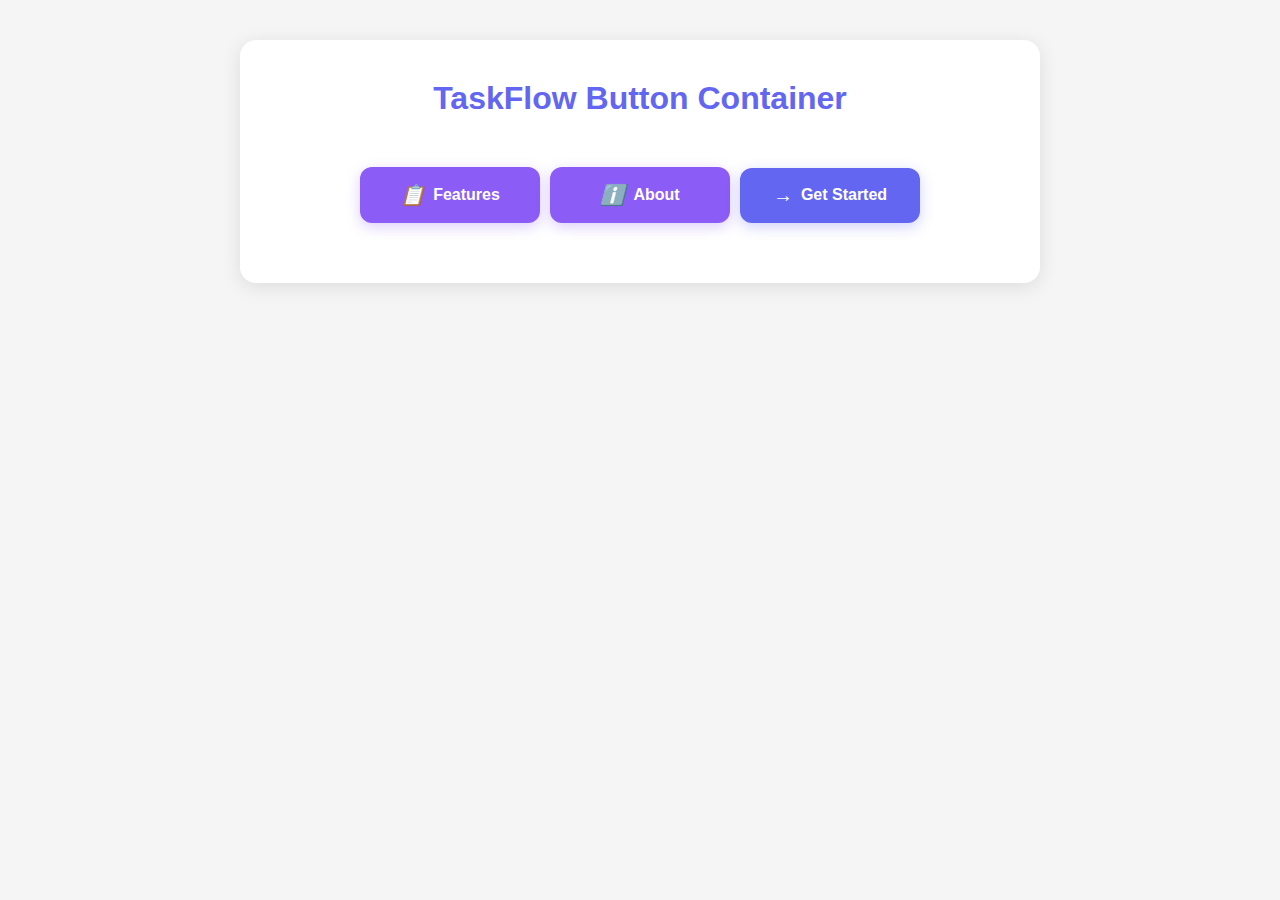
<file: button-container-example.html>
<!DOCTYPE html>
<html lang="en">
<head>
    <meta charset="UTF-8">
    <meta name="viewport" content="width=device-width, initial-scale=1.0">
    <title>TaskFlow - Button Container</title>
    <style>
        * {
            margin: 0;
            padding: 0;
            box-sizing: border-box;
        }

        body {
            font-family: -apple-system, BlinkMacSystemFont, 'Segoe UI', 'Roboto', sans-serif;
            background: #f5f5f5;
            padding: 40px 20px;
        }

        /* Button Container */
        .button-container {
            display: flex;
            justify-content: center;
            align-items: center;
            gap: 10px;
            max-width: 600px;
            margin: 0 auto;
            padding: 20px;
        }

        /* Button Base Styles */
        .btn {
            flex: 1;
            padding: 16px 24px;
            border: none;
            border-radius: 12px;
            font-size: 16px;
            font-weight: 600;
            cursor: pointer;
            transition: all 0.3s ease;
            display: flex;
            align-items: center;
            justify-content: center;
            gap: 8px;
            text-decoration: none;
        }

        /* Primary Button (Get Started) */
        .btn-primary {
            background: #6366f1;
            color: white;
            box-shadow: 0 4px 14px rgba(99, 102, 241, 0.3);
        }

        .btn-primary:hover {
            background: #4f46e5;
            transform: translateY(-2px);
            box-shadow: 0 6px 20px rgba(99, 102, 241, 0.4);
        }

        /* Secondary Buttons (Features, About) */
        .btn-secondary {
            background: #8b5cf6;
            color: white;
            box-shadow: 0 4px 14px rgba(139, 92, 246, 0.3);
        }

        .btn-secondary:hover {
            background: #7c3aed;
            transform: translateY(-2px);
            box-shadow: 0 6px 20px rgba(139, 92, 246, 0.4);
        }

        /* Icon */
        .btn i {
            font-size: 20px;
        }

        /* Responsive Design */
        @media (max-width: 768px) {
            .button-container {
                flex-direction: column;
                gap: 12px;
            }

            .btn {
                width: 100%;
            }
        }

        /* Demo Container */
        .demo-section {
            background: white;
            border-radius: 16px;
            padding: 40px;
            max-width: 800px;
            margin: 0 auto;
            box-shadow: 0 4px 20px rgba(0, 0, 0, 0.1);
        }

        h1 {
            text-align: center;
            color: #6366f1;
            margin-bottom: 30px;
        }
    </style>
</head>
<body>
    <div class="demo-section">
        <h1>TaskFlow Button Container</h1>
        
        <!-- Button Container -->
        <div class="button-container">
            <a href="#features" class="btn btn-secondary">
                <i>📋</i>
                <span>Features</span>
            </a>
            <a href="#about" class="btn btn-secondary">
                <i>ℹ️</i>
                <span>About</span>
            </a>
            <a href="#get-started" class="btn btn-primary">
                <i>→</i>
                <span>Get Started</span>
            </a>
        </div>
    </div>
</body>
</html>
</file>
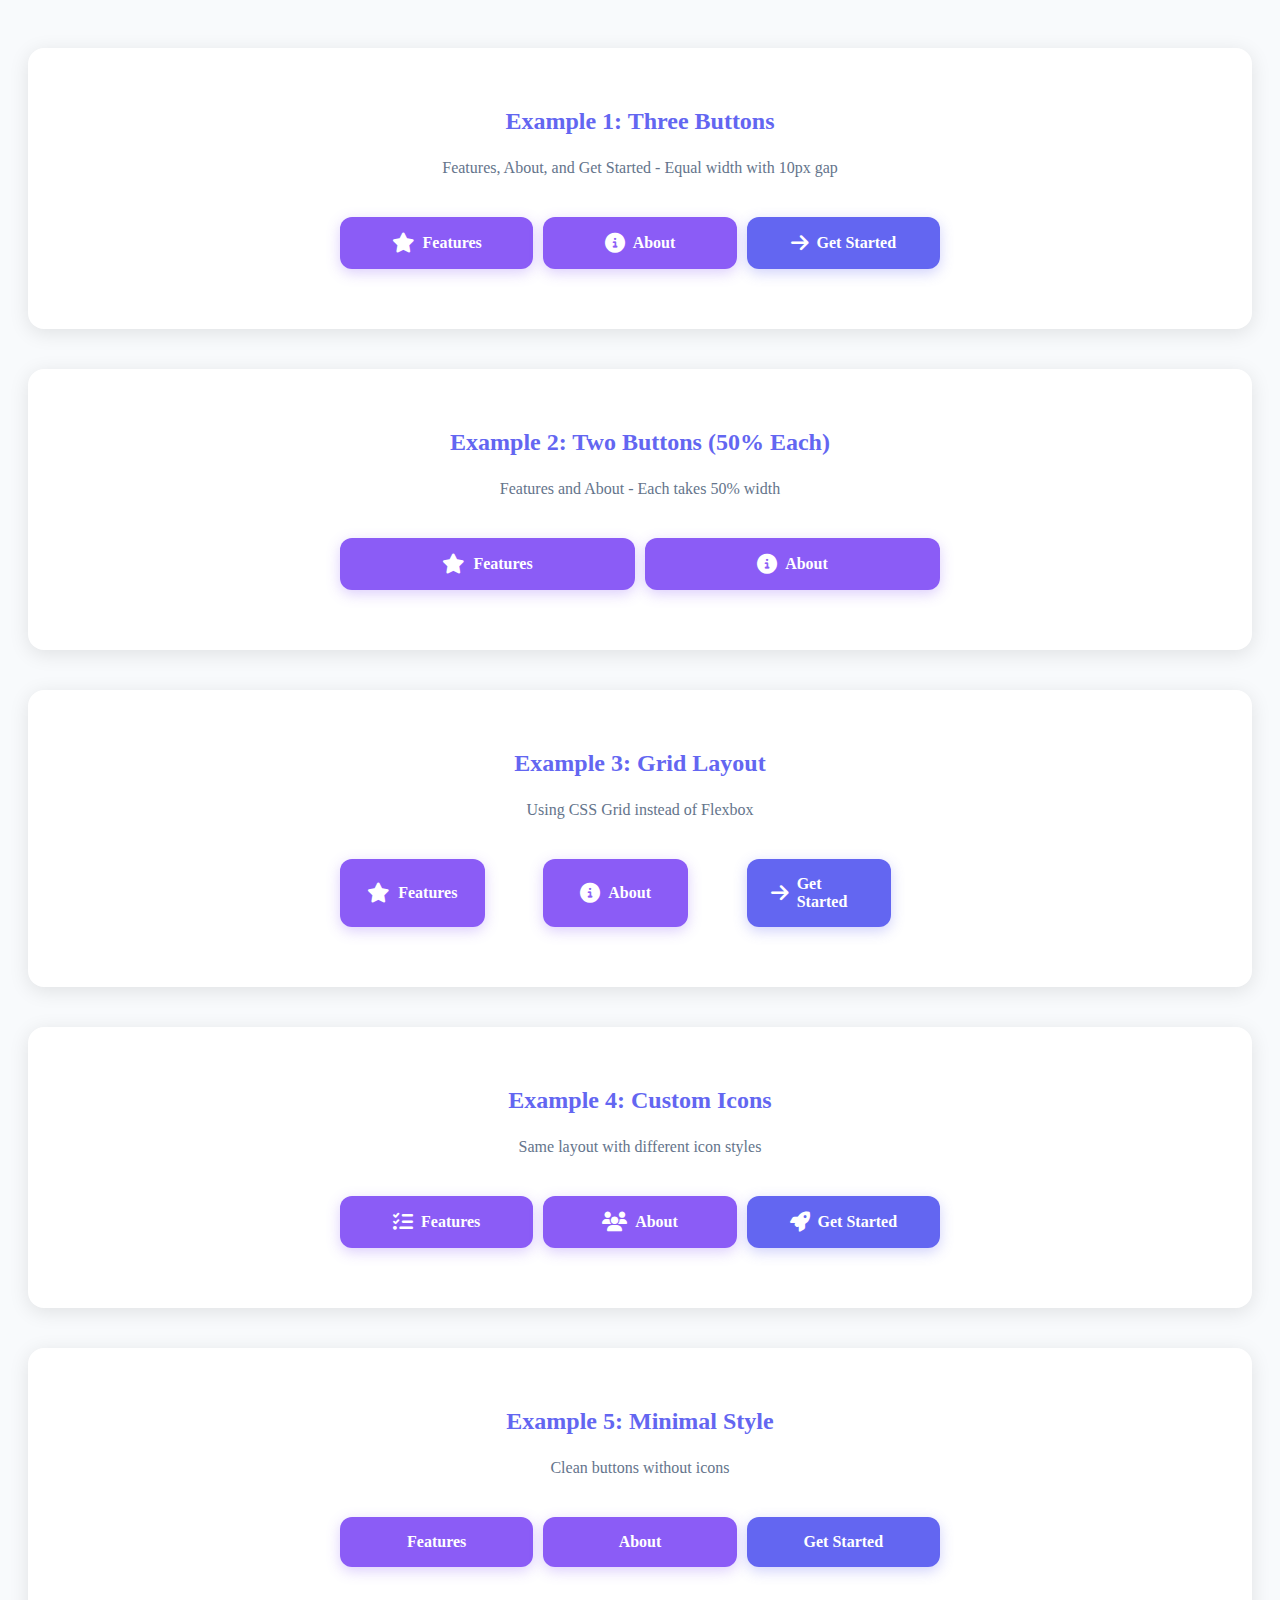
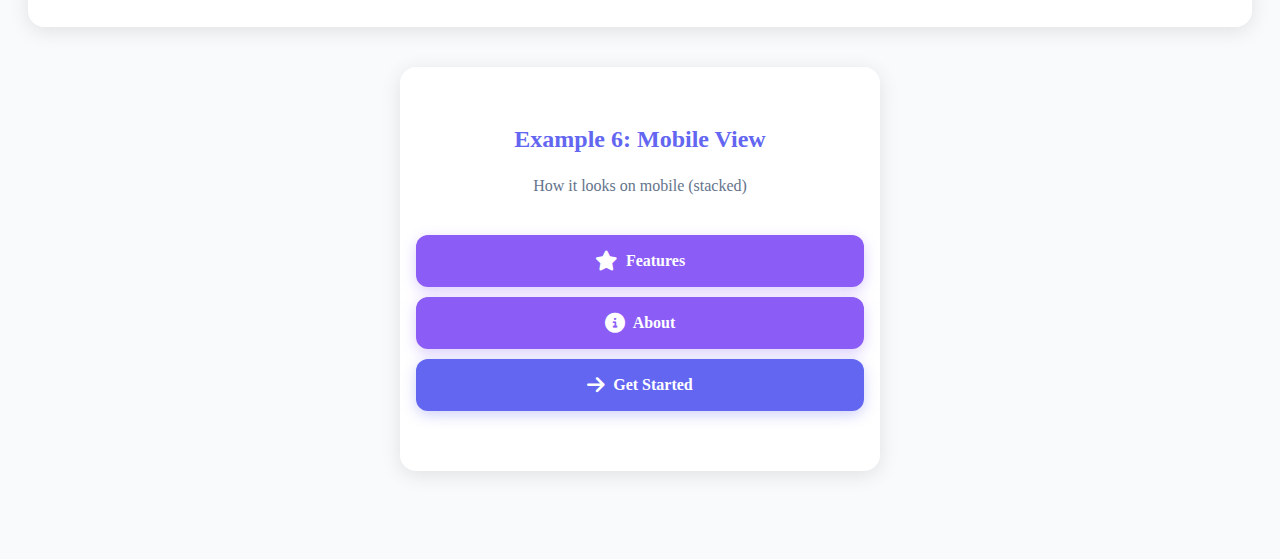
<file: button-container-examples.html>
<!DOCTYPE html>
<html lang="en">
<head>
    <meta charset="UTF-8">
    <meta name="viewport" content="width=device-width, initial-scale=1.0">
    <title>Button Container Examples</title>
    <link rel="stylesheet" href="https://cdnjs.cloudflare.com/ajax/libs/font-awesome/6.4.0/css/all.min.css">
    <link rel="stylesheet" href="button-container-styles.css">
    <style>
        body {
            background: #f8fafc;
            padding: 40px 20px;
        }
        .example {
            background: white;
            border-radius: 16px;
            padding: 40px;
            margin-bottom: 40px;
            box-shadow: 0 4px 20px rgba(0, 0, 0, 0.1);
        }
        .example h2 {
            color: #6366f1;
            margin-bottom: 24px;
            text-align: center;
        }
        .example p {
            color: #64748b;
            margin-bottom: 20px;
            text-align: center;
        }
    </style>
</head>
<body>
    <!-- Example 1: Three Buttons (Features, About, Get Started) -->
    <div class="example">
        <h2>Example 1: Three Buttons</h2>
        <p>Features, About, and Get Started - Equal width with 10px gap</p>
        
        <div class="button-container">
            <a href="#features" class="btn btn-secondary">
                <i class="fas fa-star"></i>
                <span>Features</span>
            </a>
            <a href="#about" class="btn btn-secondary">
                <i class="fas fa-info-circle"></i>
                <span>About</span>
            </a>
            <a href="#get-started" class="btn btn-primary">
                <i class="fas fa-arrow-right"></i>
                <span>Get Started</span>
            </a>
        </div>
    </div>

    <!-- Example 2: Two Buttons (50% each) -->
    <div class="example">
        <h2>Example 2: Two Buttons (50% Each)</h2>
        <p>Features and About - Each takes 50% width</p>
        
        <div class="button-container-two">
            <a href="#features" class="btn btn-secondary">
                <i class="fas fa-star"></i>
                <span>Features</span>
            </a>
            <a href="#about" class="btn btn-secondary">
                <i class="fas fa-info-circle"></i>
                <span>About</span>
            </a>
        </div>
    </div>

    <!-- Example 3: Grid Layout -->
    <div class="example">
        <h2>Example 3: Grid Layout</h2>
        <p>Using CSS Grid instead of Flexbox</p>
        
        <div class="button-container-grid">
            <a href="#features" class="btn btn-secondary">
                <i class="fas fa-star"></i>
                <span>Features</span>
            </a>
            <a href="#about" class="btn btn-secondary">
                <i class="fas fa-info-circle"></i>
                <span>About</span>
            </a>
            <a href="#get-started" class="btn btn-primary">
                <i class="fas fa-arrow-right"></i>
                <span>Get Started</span>
            </a>
        </div>
    </div>

    <!-- Example 4: With Different Icons -->
    <div class="example">
        <h2>Example 4: Custom Icons</h2>
        <p>Same layout with different icon styles</p>
        
        <div class="button-container">
            <button class="btn btn-secondary">
                <i class="fas fa-list-check"></i>
                <span>Features</span>
            </button>
            <button class="btn btn-secondary">
                <i class="fas fa-users"></i>
                <span>About</span>
            </button>
            <button class="btn btn-primary">
                <i class="fas fa-rocket"></i>
                <span>Get Started</span>
            </button>
        </div>
    </div>

    <!-- Example 5: Minimal (No Icons) -->
    <div class="example">
        <h2>Example 5: Minimal Style</h2>
        <p>Clean buttons without icons</p>
        
        <div class="button-container">
            <a href="#features" class="btn btn-secondary">
                <span>Features</span>
            </a>
            <a href="#about" class="btn btn-secondary">
                <span>About</span>
            </a>
            <a href="#get-started" class="btn btn-primary">
                <span>Get Started</span>
            </a>
        </div>
    </div>

    <!-- Example 6: Mobile Preview -->
    <div class="example" style="max-width: 400px; margin: 0 auto 40px;">
        <h2>Example 6: Mobile View</h2>
        <p>How it looks on mobile (stacked)</p>
        
        <div class="button-container" style="flex-direction: column;">
            <a href="#features" class="btn btn-secondary" style="width: 100%; max-width: 100%;">
                <i class="fas fa-star"></i>
                <span>Features</span>
            </a>
            <a href="#about" class="btn btn-secondary" style="width: 100%; max-width: 100%;">
                <i class="fas fa-info-circle"></i>
                <span>About</span>
            </a>
            <a href="#get-started" class="btn btn-primary" style="width: 100%; max-width: 100%;">
                <i class="fas fa-arrow-right"></i>
                <span>Get Started</span>
            </a>
        </div>
    </div>
</body>
</html>
</file>
<file: button-container-styles.css>
/* ==================== BUTTON CONTAINER ==================== */

/* Container with Flexbox */
.button-container {
    display: flex;
    justify-content: center;
    align-items: center;
    gap: 10px;
    max-width: 600px;
    margin: 0 auto;
    padding: 20px 0;
}

/* Base Button Styles */
.btn {
    flex: 1;
    max-width: 50%;
    padding: 16px 24px;
    border: none;
    border-radius: 12px;
    font-size: 16px;
    font-weight: 600;
    cursor: pointer;
    transition: all 0.3s ease;
    display: flex;
    align-items: center;
    justify-content: center;
    gap: 8px;
    text-decoration: none;
    font-family: inherit;
}

/* Primary Button (Purple - Get Started) */
.btn-primary {
    background: #6366f1;
    color: white;
    box-shadow: 0 4px 14px rgba(99, 102, 241, 0.3);
}

.btn-primary:hover {
    background: #4f46e5;
    transform: translateY(-2px);
    box-shadow: 0 6px 20px rgba(99, 102, 241, 0.4);
}

.btn-primary:active {
    transform: translateY(0);
}

/* Secondary Buttons (Purple - Features, About) */
.btn-secondary {
    background: #8b5cf6;
    color: white;
    box-shadow: 0 4px 14px rgba(139, 92, 246, 0.3);
}

.btn-secondary:hover {
    background: #7c3aed;
    transform: translateY(-2px);
    box-shadow: 0 6px 20px rgba(139, 92, 246, 0.4);
}

.btn-secondary:active {
    transform: translateY(0);
}

/* Icon Styling */
.btn i,
.btn .icon {
    font-size: 20px;
    display: inline-flex;
    align-items: center;
}

/* Responsive Design */
@media (max-width: 768px) {
    .button-container {
        flex-direction: column;
        gap: 12px;
        padding: 16px 0;
    }

    .btn {
        width: 100%;
        max-width: 100%;
    }
}

@media (max-width: 480px) {
    .btn {
        padding: 14px 20px;
        font-size: 14px;
    }
}

/* ==================== ALTERNATIVE: CSS GRID VERSION ==================== */

/* Grid Container (Alternative to Flexbox) */
.button-container-grid {
    display: grid;
    grid-template-columns: repeat(3, 1fr);
    gap: 10px;
    max-width: 600px;
    margin: 0 auto;
    padding: 20px 0;
}

/* Grid Responsive */
@media (max-width: 768px) {
    .button-container-grid {
        grid-template-columns: 1fr;
        gap: 12px;
    }
}

/* ==================== TWO-BUTTON LAYOUT (50% each) ==================== */

/* If you only want Features and About (50% each) */
.button-container-two {
    display: flex;
    justify-content: center;
    align-items: center;
    gap: 10px;
    max-width: 600px;
    margin: 0 auto;
    padding: 20px 0;
}

.button-container-two .btn {
    flex: 1;
    max-width: 50%;
}

@media (max-width: 768px) {
    .button-container-two {
        flex-direction: column;
        gap: 12px;
    }

    .button-container-two .btn {
        width: 100%;
        max-width: 100%;
    }
}

/* ==================== ACCESSIBILITY ==================== */

/* Focus States */
.btn:focus-visible {
    outline: 3px solid rgba(99, 102, 241, 0.5);
    outline-offset: 2px;
}

/* Disabled State */
.btn:disabled {
    opacity: 0.6;
    cursor: not-allowed;
    transform: none !important;
}

/* Loading State */
.btn.loading {
    position: relative;
    color: transparent;
}

.btn.loading::after {
    content: '';
    position: absolute;
    width: 16px;
    height: 16px;
    border: 2px solid white;
    border-radius: 50%;
    border-top-color: transparent;
    animation: spin 0.6s linear infinite;
}

@keyframes spin {
    to { transform: rotate(360deg); }
}
</file>
